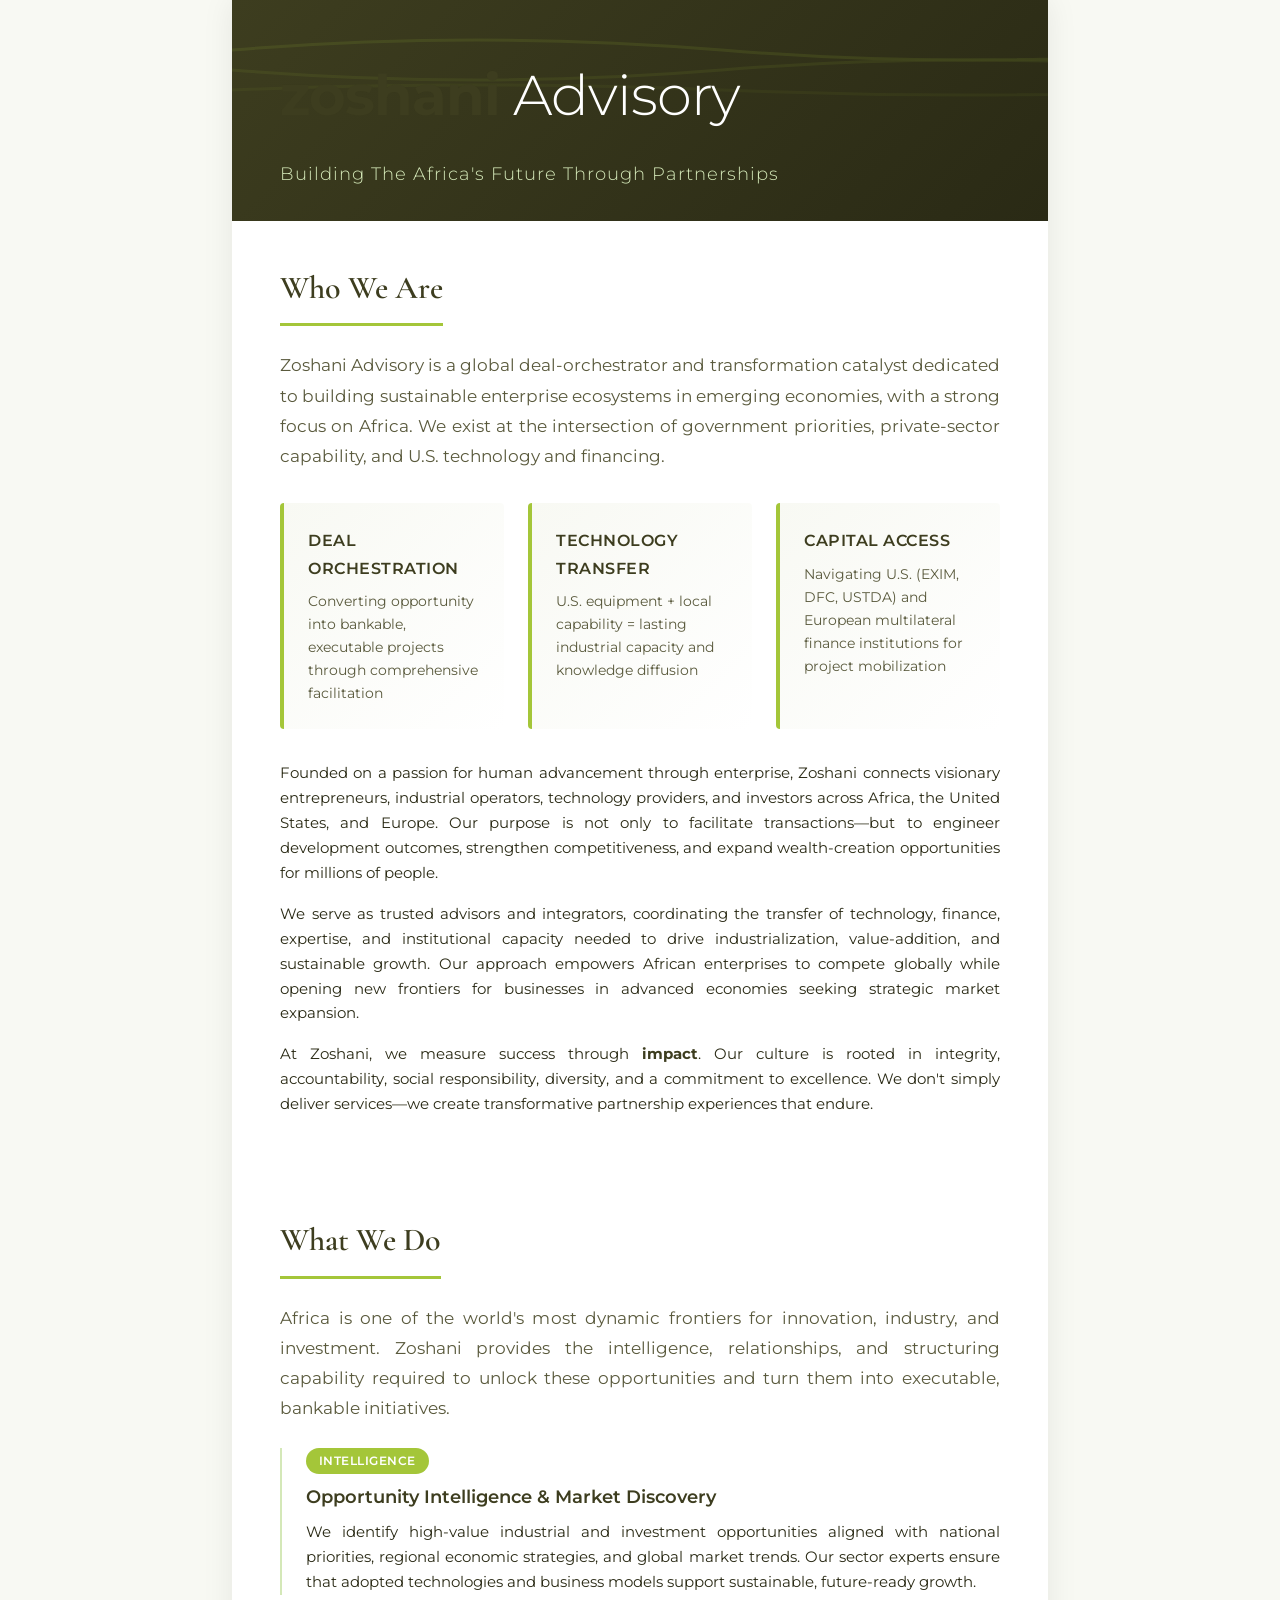
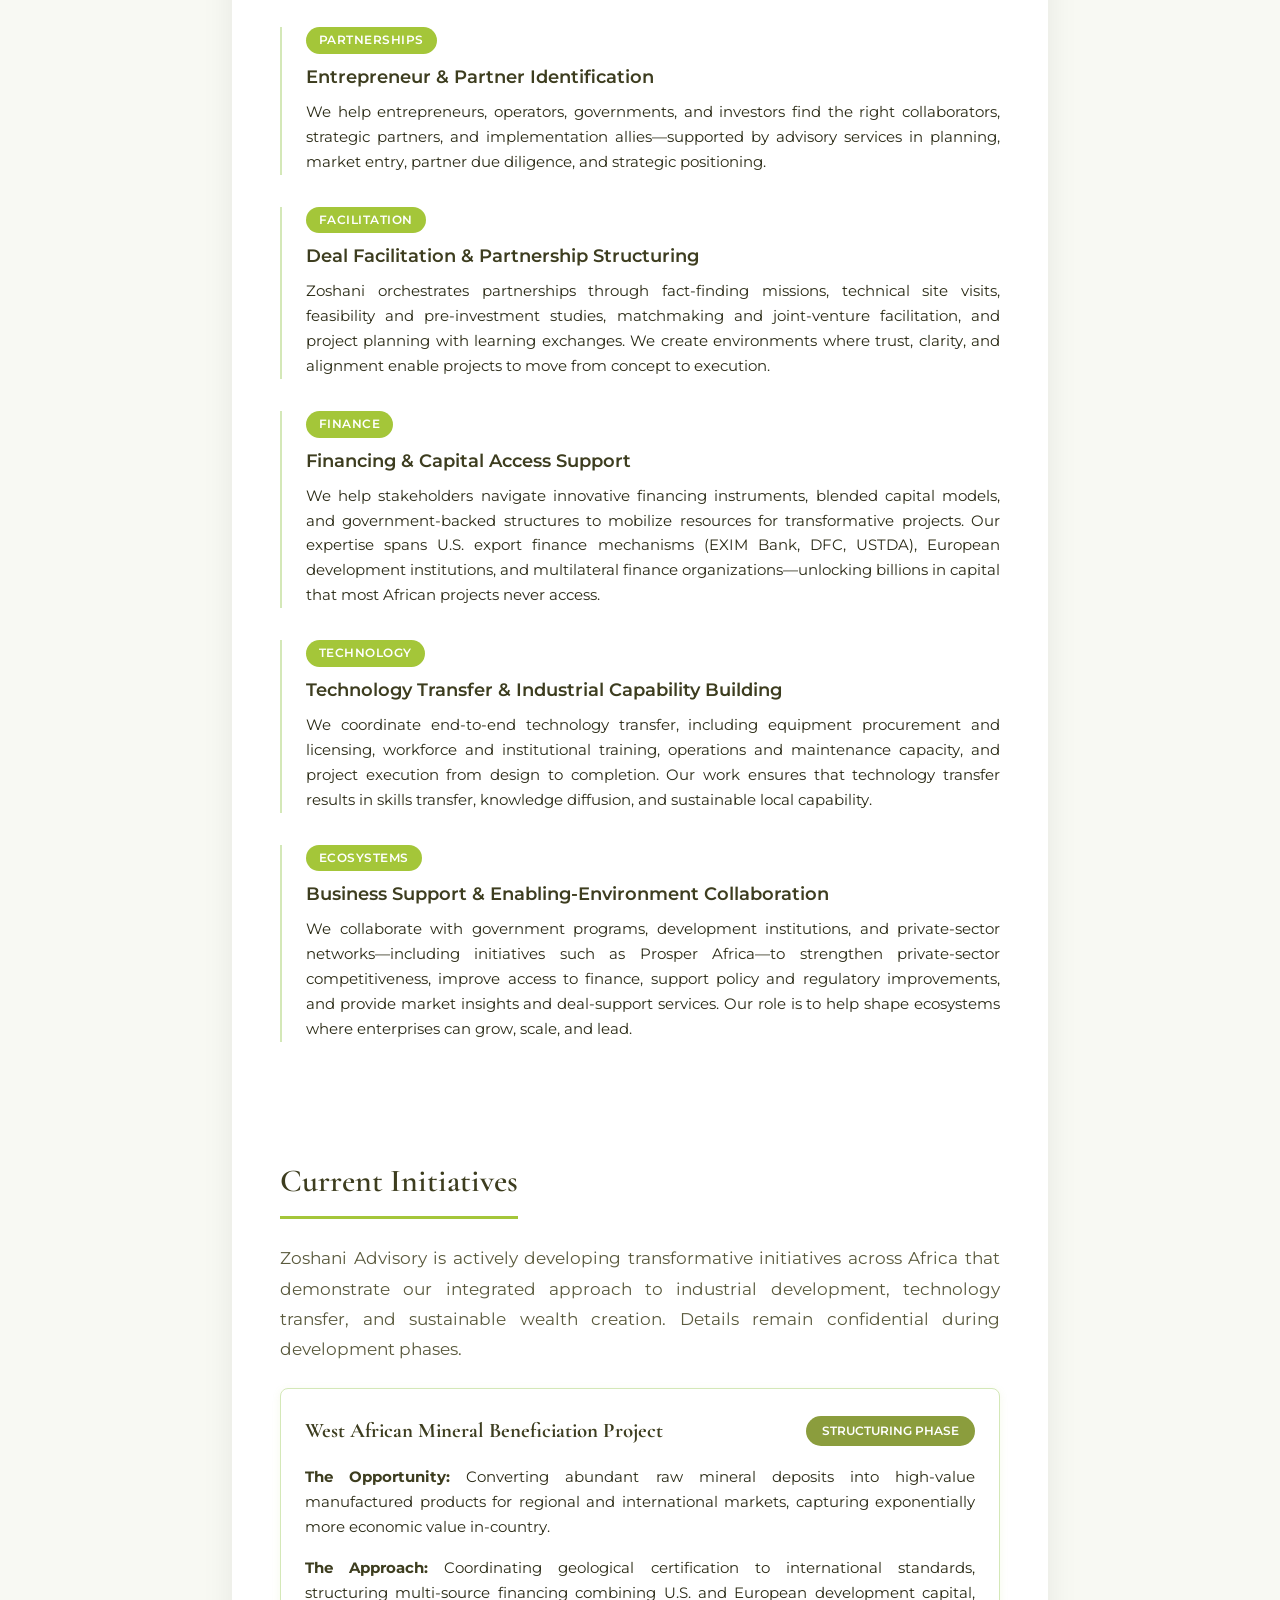
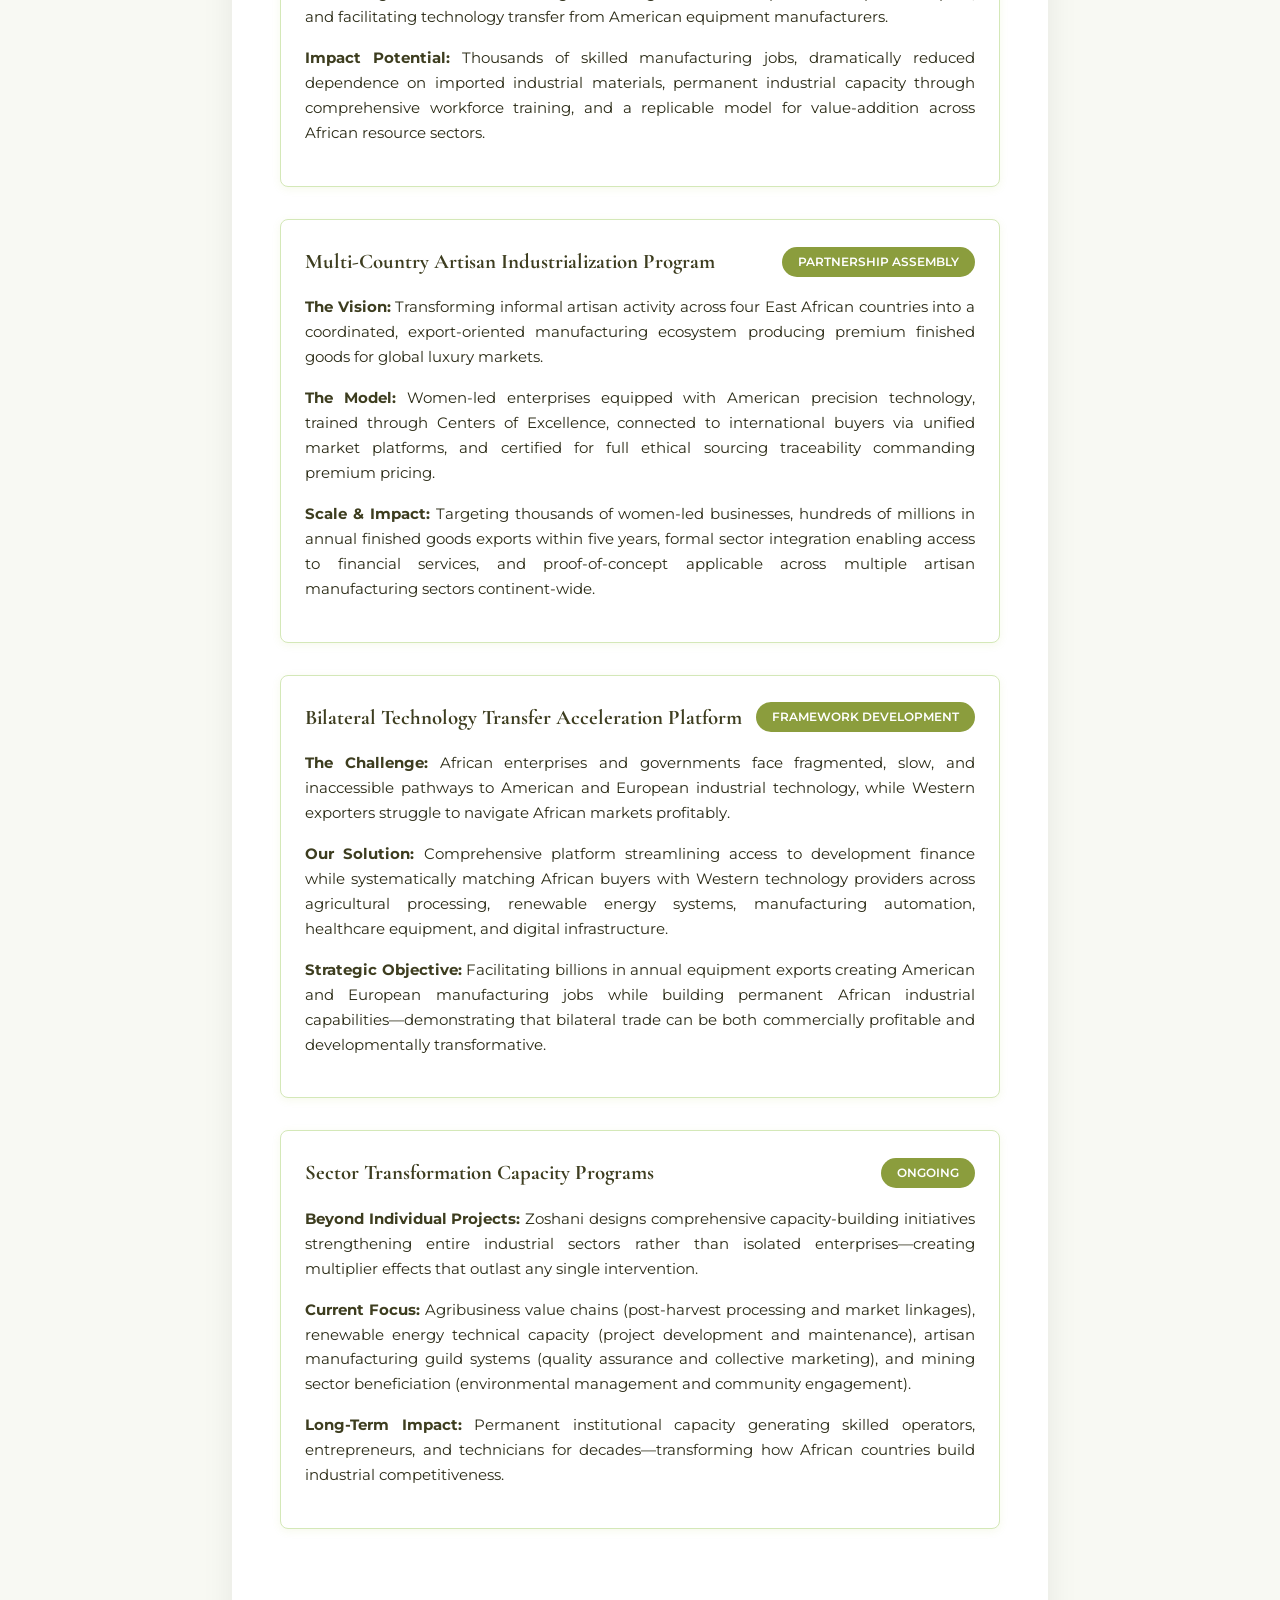
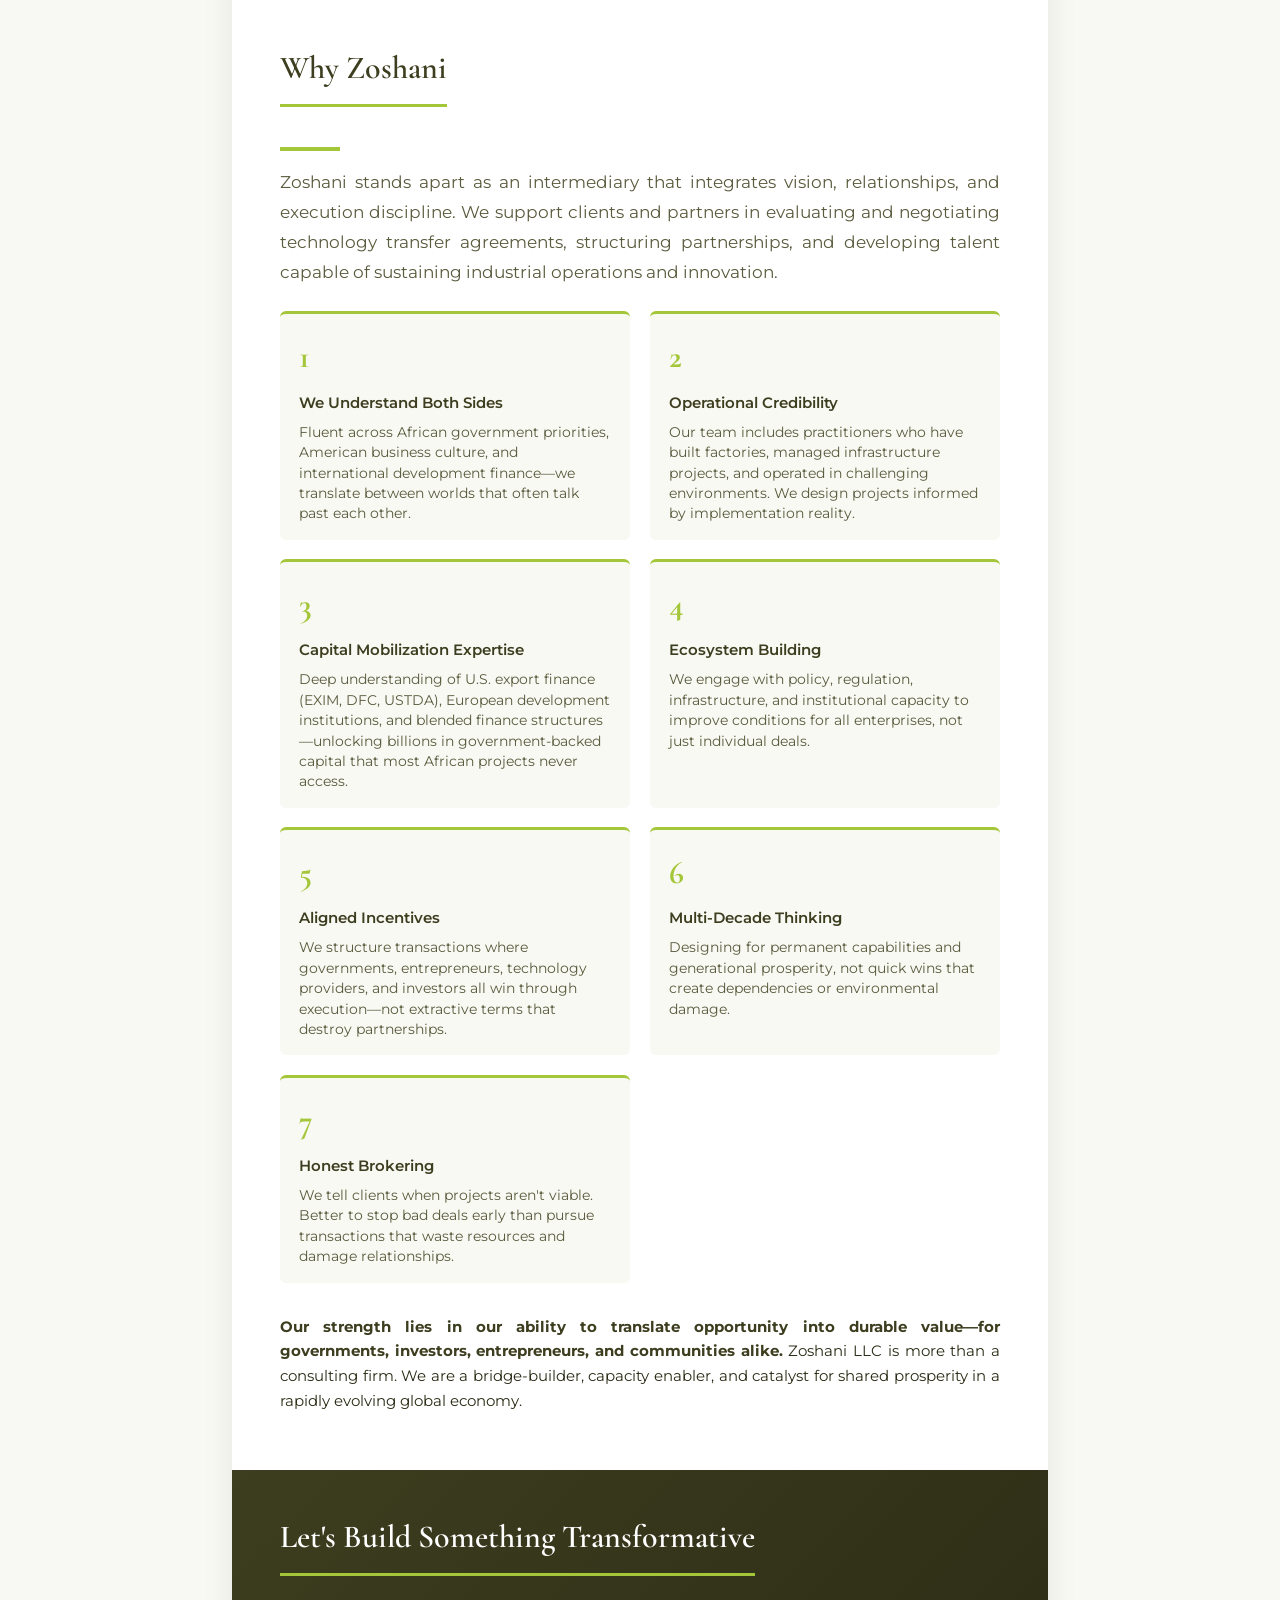
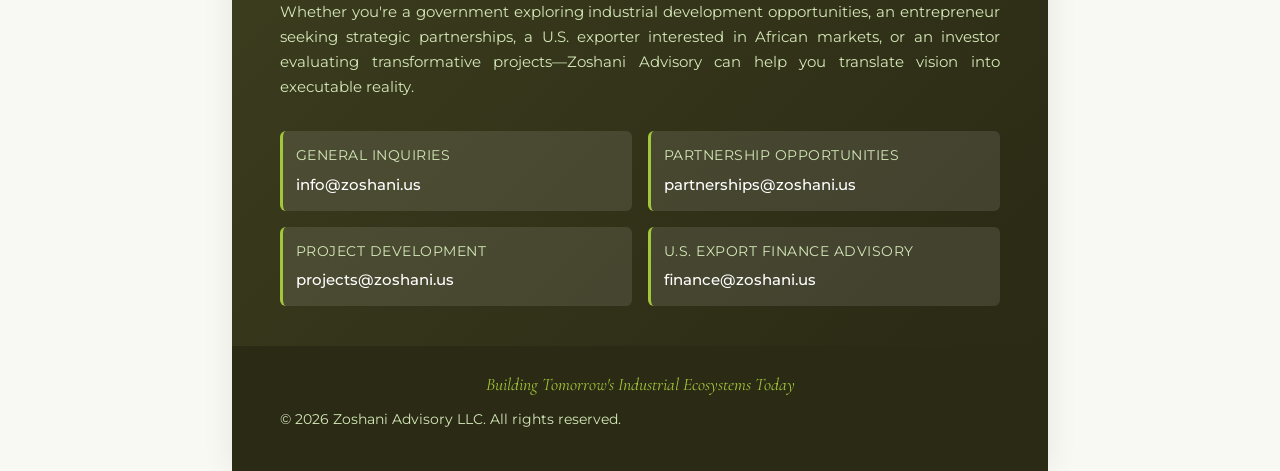
<file: Zoshani_Advisory_Document (1).html>
<!DOCTYPE html>
<html lang="en">
<head>
    <meta charset="UTF-8">
    <meta name="viewport" content="width=device-width, initial-scale=1.0">
    <title>Zoshani Advisory - Building Africa's Industrial Future</title>
    <link rel="preconnect" href="https://fonts.googleapis.com">
    <link rel="preconnect" href="https://fonts.gstatic.com" crossorigin>
    <link href="https://fonts.googleapis.com/css2?family=Cormorant+Garamond:wght@300;400;600;700&family=Montserrat:wght@300;400;500;600;700&display=swap" rel="stylesheet">
    <style>
        :root {
            --zoshani-olive: #3D3D1F;
            --zoshani-green: #A4C639;
            --zoshani-sage: #8B9D3D;
            --zoshani-light: #D4E8B8;
            --zoshani-cream: #F8F9F3;
            --zoshani-dark: #2A2A15;
            --text-primary: #2A2A15;
            --text-secondary: #5A5A3D;
        }

        * {
            margin: 0;
            padding: 0;
            box-sizing: border-box;
        }

        @media print {
            body {
                print-color-adjust: exact;
                -webkit-print-color-adjust: exact;
            }
            .page-break {
                page-break-before: always;
            }
            .no-print {
                display: none;
            }
        }

        body {
            font-family: 'Montserrat', sans-serif;
            color: var(--text-primary);
            background: var(--zoshani-cream);
            line-height: 1.7;
            font-size: 11pt;
        }

        .container {
            max-width: 8.5in;
            margin: 0 auto;
            background: white;
            box-shadow: 0 0 30px rgba(0,0,0,0.08);
        }

        /* Header with flowing lines */
        header {
            background: linear-gradient(135deg, var(--zoshani-olive) 0%, var(--zoshani-dark) 100%);
            padding: 3rem 3rem 2rem;
            position: relative;
            overflow: hidden;
        }

        .header-waves {
            position: absolute;
            top: 0;
            left: 0;
            width: 100%;
            height: 100%;
            opacity: 0.15;
        }

        .wave {
            position: absolute;
            left: 0;
            width: 120%;
            height: 60px;
            stroke: var(--zoshani-green);
            stroke-width: 3;
            fill: none;
            opacity: 0.6;
        }

        .wave:nth-child(1) { top: 20px; opacity: 0.8; }
        .wave:nth-child(2) { top: 40px; opacity: 0.6; }
        .wave:nth-child(3) { top: 60px; opacity: 0.4; }

        .logo-section {
            position: relative;
            z-index: 1;
        }

        .logo-text {
            font-family: 'Montserrat', sans-serif;
            font-size: 3.5rem;
            font-weight: 300;
            color: white;
            letter-spacing: -1px;
            margin-bottom: 0.3rem;
        }

        .logo-text strong {
            font-weight: 700;
        }

        .logo-accent {
            display: inline-block;
            width: 60px;
            height: 60px;
            background: var(--zoshani-green);
            border-radius: 50%;
            position: relative;
            margin: 0 10px;
            vertical-align: middle;
        }

        .logo-accent::after {
            content: '';
            position: absolute;
            top: 50%;
            left: 50%;
            transform: translate(-50%, -50%);
            width: 30px;
            height: 3px;
            background: white;
        }

        .tagline {
            font-family: 'Montserrat', sans-serif;
            font-size: 1.1rem;
            color: var(--zoshani-light);
            font-weight: 300;
            letter-spacing: 1px;
            margin-top: 1rem;
            position: relative;
            z-index: 1;
        }

        /* Content sections */
        section {
            padding: 2.5rem 3rem;
        }

        .section-title {
            font-family: 'Cormorant Garamond', serif;
            font-size: 2rem;
            font-weight: 600;
            color: var(--zoshani-olive);
            margin-bottom: 1.5rem;
            padding-bottom: 0.5rem;
            border-bottom: 3px solid var(--zoshani-green);
            display: inline-block;
        }

        .section-subtitle {
            font-family: 'Cormorant Garamond', serif;
            font-size: 1.4rem;
            font-weight: 600;
            color: var(--zoshani-sage);
            margin: 1.5rem 0 1rem;
        }

        .section-intro {
            font-size: 1.05rem;
            color: var(--text-secondary);
            font-weight: 400;
            margin-bottom: 1.5rem;
            line-height: 1.8;
        }

        p {
            margin-bottom: 1rem;
            text-align: justify;
        }

        /* Pillars grid */
        .pillars-grid {
            display: grid;
            grid-template-columns: repeat(3, 1fr);
            gap: 1.5rem;
            margin: 2rem 0;
        }

        .pillar {
            background: linear-gradient(135deg, var(--zoshani-cream) 0%, white 100%);
            padding: 1.5rem;
            border-left: 4px solid var(--zoshani-green);
            border-radius: 4px;
        }

        .pillar-title {
            font-family: 'Montserrat', sans-serif;
            font-size: 1rem;
            font-weight: 600;
            color: var(--zoshani-olive);
            margin-bottom: 0.5rem;
            text-transform: uppercase;
            letter-spacing: 0.5px;
        }

        .pillar-text {
            font-size: 0.9rem;
            color: var(--text-secondary);
            line-height: 1.6;
        }

        /* Services list */
        .service-item {
            margin-bottom: 2rem;
            padding-left: 1.5rem;
            border-left: 2px solid var(--zoshani-light);
        }

        .service-title {
            font-family: 'Montserrat', sans-serif;
            font-size: 1.1rem;
            font-weight: 600;
            color: var(--zoshani-olive);
            margin-bottom: 0.5rem;
        }

        .service-label {
            display: inline-block;
            background: var(--zoshani-green);
            color: white;
            padding: 0.2rem 0.8rem;
            border-radius: 20px;
            font-size: 0.75rem;
            font-weight: 600;
            text-transform: uppercase;
            letter-spacing: 0.5px;
            margin-bottom: 0.5rem;
        }

        /* Initiatives cards */
        .initiative {
            background: white;
            border: 1px solid var(--zoshani-light);
            padding: 1.5rem;
            margin-bottom: 2rem;
            border-radius: 8px;
            box-shadow: 0 2px 8px rgba(164, 198, 57, 0.1);
        }

        .initiative-header {
            display: flex;
            justify-content: space-between;
            align-items: center;
            margin-bottom: 1rem;
        }

        .initiative-title {
            font-family: 'Cormorant Garamond', serif;
            font-size: 1.3rem;
            font-weight: 700;
            color: var(--zoshani-olive);
        }

        .initiative-status {
            background: var(--zoshani-sage);
            color: white;
            padding: 0.3rem 1rem;
            border-radius: 20px;
            font-size: 0.75rem;
            font-weight: 600;
            text-transform: uppercase;
        }

        /* Why Zoshani grid */
        .differentiators-grid {
            display: grid;
            grid-template-columns: repeat(2, 1fr);
            gap: 1.2rem;
            margin: 1.5rem 0;
        }

        .differentiator {
            padding: 1rem 1.2rem;
            background: var(--zoshani-cream);
            border-radius: 6px;
            border-top: 3px solid var(--zoshani-green);
        }

        .diff-number {
            font-family: 'Cormorant Garamond', serif;
            font-size: 2rem;
            font-weight: 700;
            color: var(--zoshani-green);
            margin-bottom: 0.3rem;
        }

        .diff-title {
            font-weight: 600;
            color: var(--zoshani-olive);
            margin-bottom: 0.4rem;
            font-size: 0.95rem;
        }

        .diff-text {
            font-size: 0.85rem;
            color: var(--text-secondary);
            line-height: 1.5;
        }

        /* Contact section */
        .contact-section {
            background: linear-gradient(135deg, var(--zoshani-olive) 0%, var(--zoshani-dark) 100%);
            color: white;
            padding: 2.5rem 3rem;
        }

        .contact-section .section-title {
            color: white;
            border-bottom-color: var(--zoshani-green);
        }

        .contact-grid {
            display: grid;
            grid-template-columns: repeat(2, 1fr);
            gap: 1rem;
            margin-top: 1.5rem;
        }

        .contact-item {
            padding: 0.8rem;
            background: rgba(255,255,255,0.1);
            border-radius: 6px;
            border-left: 3px solid var(--zoshani-green);
        }

        .contact-label {
            font-size: 0.85rem;
            color: var(--zoshani-light);
            margin-bottom: 0.3rem;
            text-transform: uppercase;
            letter-spacing: 0.5px;
        }

        .contact-value {
            font-size: 0.95rem;
            color: white;
            font-weight: 500;
        }

        /* Footer */
        footer {
            background: var(--zoshani-dark);
            color: var(--zoshani-light);
            padding: 1.5rem 3rem;
            text-align: center;
            font-size: 0.85rem;
        }

        .footer-tagline {
            font-family: 'Cormorant Garamond', serif;
            font-size: 1.1rem;
            margin-bottom: 0.5rem;
            color: var(--zoshani-green);
            font-style: italic;
        }

        /* Lists */
        ul {
            list-style: none;
            margin: 1rem 0;
        }

        ul li {
            padding-left: 1.5rem;
            margin-bottom: 0.6rem;
            position: relative;
        }

        ul li::before {
            content: '→';
            position: absolute;
            left: 0;
            color: var(--zoshani-green);
            font-weight: bold;
        }

        strong {
            color: var(--zoshani-olive);
        }

        /* Accent elements */
        .accent-bar {
            width: 60px;
            height: 4px;
            background: var(--zoshani-green);
            margin: 1rem 0;
        }
    </style>
</head>
<body>
    <div class="container">
        <!-- Header -->
        <header>
            <div class="header-waves">
                <svg class="wave" viewBox="0 0 1200 60" preserveAspectRatio="none">
                    <path d="M0,30 Q300,10 600,30 T1200,30" />
                </svg>
                <svg class="wave" viewBox="0 0 1200 60" preserveAspectRatio="none">
                    <path d="M0,30 Q300,50 600,30 T1200,30" />
                </svg>
                <svg class="wave" viewBox="0 0 1200 60" preserveAspectRatio="none">
                    <path d="M0,30 Q300,20 600,30 T1200,30" />
                </svg>
            </div>
            <div class="logo-section">
                <div class="logo-text">
                    <strong>zoshani</strong> Advisory
                </div>
                <div class="tagline">Building The Africa's Future Through Partnerships</div>
            </div>
        </header>

        <!-- Who We Are -->
        <section>
            <h1 class="section-title">Who We Are</h1>
            <p class="section-intro">
                Zoshani Advisory is a global deal-orchestrator and transformation catalyst dedicated to building sustainable enterprise ecosystems in emerging economies, with a strong focus on Africa. We exist at the intersection of government priorities, private-sector capability, and U.S. technology and financing.
            </p>
            
            <div class="pillars-grid">
                <div class="pillar">
                    <div class="pillar-title">Deal Orchestration</div>
                    <div class="pillar-text">Converting opportunity into bankable, executable projects through comprehensive facilitation</div>
                </div>
                <div class="pillar">
                    <div class="pillar-title">Technology Transfer</div>
                    <div class="pillar-text">U.S. equipment + local capability = lasting industrial capacity and knowledge diffusion</div>
                </div>
                <div class="pillar">
                    <div class="pillar-title">Capital Access</div>
                    <div class="pillar-text">Navigating U.S. (EXIM, DFC, USTDA) and European multilateral finance institutions for project mobilization</div>
                </div>
            </div>

            <p>
                Founded on a passion for human advancement through enterprise, Zoshani connects visionary entrepreneurs, industrial operators, technology providers, and investors across Africa, the United States, and Europe. Our purpose is not only to facilitate transactions—but to engineer development outcomes, strengthen competitiveness, and expand wealth-creation opportunities for millions of people.
            </p>

            <p>
                We serve as trusted advisors and integrators, coordinating the transfer of technology, finance, expertise, and institutional capacity needed to drive industrialization, value-addition, and sustainable growth. Our approach empowers African enterprises to compete globally while opening new frontiers for businesses in advanced economies seeking strategic market expansion.
            </p>

            <p>
                At Zoshani, we measure success through <strong>impact</strong>. Our culture is rooted in integrity, accountability, social responsibility, diversity, and a commitment to excellence. We don't simply deliver services—we create transformative partnership experiences that endure.
            </p>
        </section>

        <div class="page-break"></div>

        <!-- What We Do -->
        <section>
            <h1 class="section-title">What We Do</h1>
            <p class="section-intro">
                Africa is one of the world's most dynamic frontiers for innovation, industry, and investment. Zoshani provides the intelligence, relationships, and structuring capability required to unlock these opportunities and turn them into executable, bankable initiatives.
            </p>

            <div class="service-item">
                <div class="service-label">Intelligence</div>
                <h3 class="service-title">Opportunity Intelligence & Market Discovery</h3>
                <p>
                    We identify high-value industrial and investment opportunities aligned with national priorities, regional economic strategies, and global market trends. Our sector experts ensure that adopted technologies and business models support sustainable, future-ready growth.
                </p>
            </div>

            <div class="service-item">
                <div class="service-label">Partnerships</div>
                <h3 class="service-title">Entrepreneur & Partner Identification</h3>
                <p>
                    We help entrepreneurs, operators, governments, and investors find the right collaborators, strategic partners, and implementation allies—supported by advisory services in planning, market entry, partner due diligence, and strategic positioning.
                </p>
            </div>

            <div class="service-item">
                <div class="service-label">Facilitation</div>
                <h3 class="service-title">Deal Facilitation & Partnership Structuring</h3>
                <p>
                    Zoshani orchestrates partnerships through fact-finding missions, technical site visits, feasibility and pre-investment studies, matchmaking and joint-venture facilitation, and project planning with learning exchanges. We create environments where trust, clarity, and alignment enable projects to move from concept to execution.
                </p>
            </div>

            <div class="service-item">
                <div class="service-label">Finance</div>
                <h3 class="service-title">Financing & Capital Access Support</h3>
                <p>
                    We help stakeholders navigate innovative financing instruments, blended capital models, and government-backed structures to mobilize resources for transformative projects. Our expertise spans U.S. export finance mechanisms (EXIM Bank, DFC, USTDA), European development institutions, and multilateral finance organizations—unlocking billions in capital that most African projects never access.
                </p>
            </div>

            <div class="service-item">
                <div class="service-label">Technology</div>
                <h3 class="service-title">Technology Transfer & Industrial Capability Building</h3>
                <p>
                    We coordinate end-to-end technology transfer, including equipment procurement and licensing, workforce and institutional training, operations and maintenance capacity, and project execution from design to completion. Our work ensures that technology transfer results in skills transfer, knowledge diffusion, and sustainable local capability.
                </p>
            </div>

            <div class="service-item">
                <div class="service-label">Ecosystems</div>
                <h3 class="service-title">Business Support & Enabling-Environment Collaboration</h3>
                <p>
                    We collaborate with government programs, development institutions, and private-sector networks—including initiatives such as Prosper Africa—to strengthen private-sector competitiveness, improve access to finance, support policy and regulatory improvements, and provide market insights and deal-support services. Our role is to help shape ecosystems where enterprises can grow, scale, and lead.
                </p>
            </div>
        </section>

        <div class="page-break"></div>

        <!-- Current Initiatives -->
        <section>
            <h1 class="section-title">Current Initiatives</h1>
            <p class="section-intro">
                Zoshani Advisory is actively developing transformative initiatives across Africa that demonstrate our integrated approach to industrial development, technology transfer, and sustainable wealth creation. Details remain confidential during development phases.
            </p>

            <div class="initiative">
                <div class="initiative-header">
                    <h3 class="initiative-title">West African Mineral Beneficiation Project</h3>
                    <span class="initiative-status">Structuring Phase</span>
                </div>
                <p><strong>The Opportunity:</strong> Converting abundant raw mineral deposits into high-value manufactured products for regional and international markets, capturing exponentially more economic value in-country.</p>
                <p><strong>The Approach:</strong> Coordinating geological certification to international standards, structuring multi-source financing combining U.S. and European development capital, and facilitating technology transfer from American equipment manufacturers.</p>
                <p><strong>Impact Potential:</strong> Thousands of skilled manufacturing jobs, dramatically reduced dependence on imported industrial materials, permanent industrial capacity through comprehensive workforce training, and a replicable model for value-addition across African resource sectors.</p>
            </div>

            <div class="initiative">
                <div class="initiative-header">
                    <h3 class="initiative-title">Multi-Country Artisan Industrialization Program</h3>
                    <span class="initiative-status">Partnership Assembly</span>
                </div>
                <p><strong>The Vision:</strong> Transforming informal artisan activity across four East African countries into a coordinated, export-oriented manufacturing ecosystem producing premium finished goods for global luxury markets.</p>
                <p><strong>The Model:</strong> Women-led enterprises equipped with American precision technology, trained through Centers of Excellence, connected to international buyers via unified market platforms, and certified for full ethical sourcing traceability commanding premium pricing.</p>
                <p><strong>Scale & Impact:</strong> Targeting thousands of women-led businesses, hundreds of millions in annual finished goods exports within five years, formal sector integration enabling access to financial services, and proof-of-concept applicable across multiple artisan manufacturing sectors continent-wide.</p>
            </div>

            <div class="initiative">
                <div class="initiative-header">
                    <h3 class="initiative-title">Bilateral Technology Transfer Acceleration Platform</h3>
                    <span class="initiative-status">Framework Development</span>
                </div>
                <p><strong>The Challenge:</strong> African enterprises and governments face fragmented, slow, and inaccessible pathways to American and European industrial technology, while Western exporters struggle to navigate African markets profitably.</p>
                <p><strong>Our Solution:</strong> Comprehensive platform streamlining access to development finance while systematically matching African buyers with Western technology providers across agricultural processing, renewable energy systems, manufacturing automation, healthcare equipment, and digital infrastructure.</p>
                <p><strong>Strategic Objective:</strong> Facilitating billions in annual equipment exports creating American and European manufacturing jobs while building permanent African industrial capabilities—demonstrating that bilateral trade can be both commercially profitable and developmentally transformative.</p>
            </div>

            <div class="initiative">
                <div class="initiative-header">
                    <h3 class="initiative-title">Sector Transformation Capacity Programs</h3>
                    <span class="initiative-status">Ongoing</span>
                </div>
                <p><strong>Beyond Individual Projects:</strong> Zoshani designs comprehensive capacity-building initiatives strengthening entire industrial sectors rather than isolated enterprises—creating multiplier effects that outlast any single intervention.</p>
                <p><strong>Current Focus:</strong> Agribusiness value chains (post-harvest processing and market linkages), renewable energy technical capacity (project development and maintenance), artisan manufacturing guild systems (quality assurance and collective marketing), and mining sector beneficiation (environmental management and community engagement).</p>
                <p><strong>Long-Term Impact:</strong> Permanent institutional capacity generating skilled operators, entrepreneurs, and technicians for decades—transforming how African countries build industrial competitiveness.</p>
            </div>
        </section>

        <div class="page-break"></div>

        <!-- Why Zoshani -->
        <section>
            <h1 class="section-title">Why Zoshani</h1>
            <div class="accent-bar"></div>
            <p class="section-intro">
                Zoshani stands apart as an intermediary that integrates vision, relationships, and execution discipline. We support clients and partners in evaluating and negotiating technology transfer agreements, structuring partnerships, and developing talent capable of sustaining industrial operations and innovation.
            </p>

            <div class="differentiators-grid">
                <div class="differentiator">
                    <div class="diff-number">1</div>
                    <div class="diff-title">We Understand Both Sides</div>
                    <div class="diff-text">Fluent across African government priorities, American business culture, and international development finance—we translate between worlds that often talk past each other.</div>
                </div>

                <div class="differentiator">
                    <div class="diff-number">2</div>
                    <div class="diff-title">Operational Credibility</div>
                    <div class="diff-text">Our team includes practitioners who have built factories, managed infrastructure projects, and operated in challenging environments. We design projects informed by implementation reality.</div>
                </div>

                <div class="differentiator">
                    <div class="diff-number">3</div>
                    <div class="diff-title">Capital Mobilization Expertise</div>
                    <div class="diff-text">Deep understanding of U.S. export finance (EXIM, DFC, USTDA), European development institutions, and blended finance structures—unlocking billions in government-backed capital that most African projects never access.</div>
                </div>

                <div class="differentiator">
                    <div class="diff-number">4</div>
                    <div class="diff-title">Ecosystem Building</div>
                    <div class="diff-text">We engage with policy, regulation, infrastructure, and institutional capacity to improve conditions for all enterprises, not just individual deals.</div>
                </div>

                <div class="differentiator">
                    <div class="diff-number">5</div>
                    <div class="diff-title">Aligned Incentives</div>
                    <div class="diff-text">We structure transactions where governments, entrepreneurs, technology providers, and investors all win through execution—not extractive terms that destroy partnerships.</div>
                </div>

                <div class="differentiator">
                    <div class="diff-number">6</div>
                    <div class="diff-title">Multi-Decade Thinking</div>
                    <div class="diff-text">Designing for permanent capabilities and generational prosperity, not quick wins that create dependencies or environmental damage.</div>
                </div>

                <div class="differentiator">
                    <div class="diff-number">7</div>
                    <div class="diff-title">Honest Brokering</div>
                    <div class="diff-text">We tell clients when projects aren't viable. Better to stop bad deals early than pursue transactions that waste resources and damage relationships.</div>
                </div>
            </div>

            <p style="margin-top: 2rem;">
                <strong>Our strength lies in our ability to translate opportunity into durable value—for governments, investors, entrepreneurs, and communities alike.</strong> Zoshani LLC is more than a consulting firm. We are a bridge-builder, capacity enabler, and catalyst for shared prosperity in a rapidly evolving global economy.
            </p>
        </section>

        <!-- Contact Section -->
        <section class="contact-section">
            <h2 class="section-title">Let's Build Something Transformative</h2>
            <p style="color: var(--zoshani-light); margin-bottom: 2rem;">
                Whether you're a government exploring industrial development opportunities, an entrepreneur seeking strategic partnerships, a U.S. exporter interested in African markets, or an investor evaluating transformative projects—Zoshani Advisory can help you translate vision into executable reality.
            </p>

            <div class="contact-grid">
                <div class="contact-item">
                    <div class="contact-label">General Inquiries</div>
                    <div class="contact-value">info@zoshani.us</div>
                </div>
                <div class="contact-item">
                    <div class="contact-label">Partnership Opportunities</div>
                    <div class="contact-value">partnerships@zoshani.us</div>
                </div>
                <div class="contact-item">
                    <div class="contact-label">Project Development</div>
                    <div class="contact-value">projects@zoshani.us</div>
                </div>
                <div class="contact-item">
                    <div class="contact-label">U.S. Export Finance Advisory</div>
                    <div class="contact-value">finance@zoshani.us</div>
                </div>
            </div>
        </section>

        <!-- Footer -->
        <footer>
            <div class="footer-tagline">Building Tomorrow's Industrial Ecosystems Today</div>
            <p>© 2026 Zoshani Advisory LLC. All rights reserved.</p>
        </footer>
    </div>

    <script>
        // Optional: Add smooth animations for print
        window.addEventListener('load', function() {
            document.body.style.opacity = '1';
        });
    </script>
</body>
</html>
</file>
